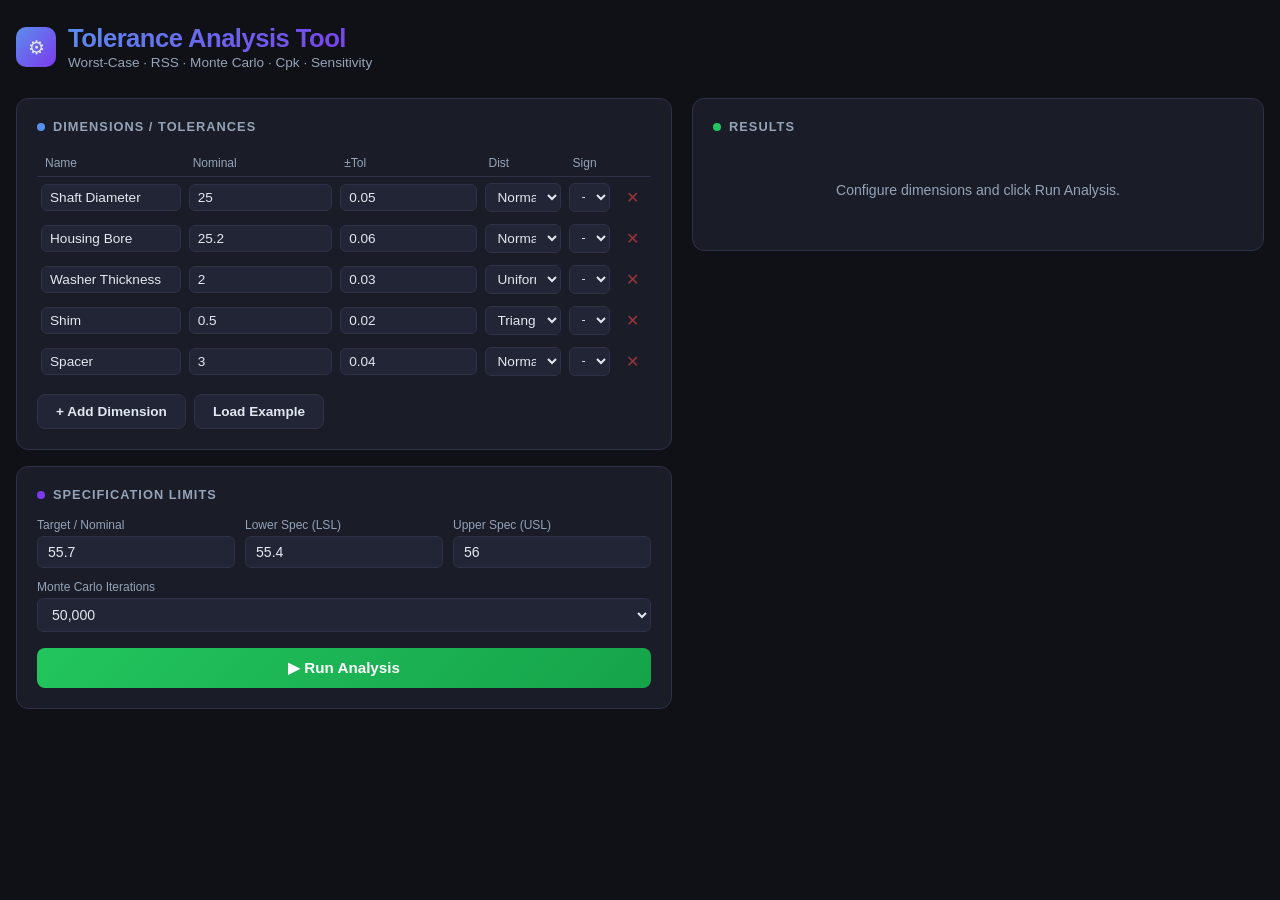
<file: tolerance-analysis/index.html>
<!DOCTYPE html>
<html lang="en">
<head>
<meta charset="UTF-8" />
<meta name="viewport" content="width=device-width, initial-scale=1.0" />
<title>Tolerance Analysis Tool</title>
<style>
  *, *::before, *::after { box-sizing: border-box; margin: 0; padding: 0; }

  :root {
    --bg: #0f1117;
    --surface: #1a1d27;
    --surface2: #222535;
    --border: #2e3148;
    --accent: #5b8dee;
    --accent2: #7c3aed;
    --green: #22c55e;
    --yellow: #eab308;
    --red: #ef4444;
    --text: #e2e8f0;
    --muted: #94a3b8;
    --radius: 8px;
  }

  body {
    font-family: -apple-system, BlinkMacSystemFont, 'Segoe UI', sans-serif;
    background: var(--bg);
    color: var(--text);
    min-height: 100vh;
    padding: 24px 16px;
  }

  h1 {
    font-size: 1.6rem;
    font-weight: 700;
    letter-spacing: -0.02em;
    background: linear-gradient(135deg, var(--accent), var(--accent2));
    -webkit-background-clip: text;
    -webkit-text-fill-color: transparent;
    background-clip: text;
  }

  .header {
    display: flex;
    align-items: center;
    gap: 12px;
    margin-bottom: 28px;
  }

  .header-icon {
    width: 40px; height: 40px;
    background: linear-gradient(135deg, var(--accent), var(--accent2));
    border-radius: 10px;
    display: flex; align-items: center; justify-content: center;
    font-size: 1.2rem;
  }

  .subtitle { color: var(--muted); font-size: 0.85rem; margin-top: 2px; }

  .layout { display: grid; grid-template-columns: 1fr 1fr; gap: 20px; }
  @media (max-width: 900px) { .layout { grid-template-columns: 1fr; } }

  .card {
    background: var(--surface);
    border: 1px solid var(--border);
    border-radius: 12px;
    padding: 20px;
  }

  .card-title {
    font-size: 0.8rem;
    font-weight: 600;
    text-transform: uppercase;
    letter-spacing: 0.08em;
    color: var(--muted);
    margin-bottom: 16px;
    display: flex;
    align-items: center;
    gap: 8px;
  }

  .card-title .dot {
    width: 8px; height: 8px;
    border-radius: 50%;
    background: var(--accent);
  }

  /* Dimension table */
  .dim-table { width: 100%; border-collapse: collapse; font-size: 0.88rem; }
  .dim-table th {
    text-align: left;
    color: var(--muted);
    font-weight: 500;
    font-size: 0.75rem;
    padding: 6px 8px;
    border-bottom: 1px solid var(--border);
  }
  .dim-table td { padding: 6px 4px; }

  .dim-table input, .dim-table select {
    width: 100%;
    background: var(--surface2);
    border: 1px solid var(--border);
    border-radius: 6px;
    color: var(--text);
    padding: 5px 8px;
    font-size: 0.85rem;
    outline: none;
    transition: border-color 0.15s;
  }
  .dim-table input:focus, .dim-table select:focus { border-color: var(--accent); }
  .dim-table input[type="text"] { font-family: inherit; }

  .btn-remove {
    background: none;
    border: none;
    color: var(--red);
    cursor: pointer;
    font-size: 1rem;
    padding: 4px 8px;
    border-radius: 4px;
    opacity: 0.6;
    transition: opacity 0.15s;
  }
  .btn-remove:hover { opacity: 1; }

  .btn {
    border: none;
    border-radius: 8px;
    cursor: pointer;
    font-size: 0.85rem;
    font-weight: 600;
    padding: 9px 18px;
    transition: all 0.15s;
  }

  .btn-primary {
    background: linear-gradient(135deg, var(--accent), var(--accent2));
    color: #fff;
  }
  .btn-primary:hover { opacity: 0.88; transform: translateY(-1px); }

  .btn-ghost {
    background: var(--surface2);
    color: var(--text);
    border: 1px solid var(--border);
  }
  .btn-ghost:hover { border-color: var(--accent); color: var(--accent); }

  .btn-run {
    background: linear-gradient(135deg, #22c55e, #16a34a);
    color: #fff;
    padding: 11px 28px;
    font-size: 0.95rem;
    width: 100%;
    margin-top: 16px;
  }
  .btn-run:hover { opacity: 0.88; transform: translateY(-1px); }

  .row-actions {
    display: flex;
    gap: 8px;
    margin-top: 12px;
  }

  /* Spec limits */
  .spec-row {
    display: grid;
    grid-template-columns: 1fr 1fr 1fr;
    gap: 10px;
    margin-top: 4px;
  }

  .field-group { display: flex; flex-direction: column; gap: 4px; }
  .field-label { font-size: 0.75rem; color: var(--muted); }
  .field-input {
    background: var(--surface2);
    border: 1px solid var(--border);
    border-radius: 6px;
    color: var(--text);
    padding: 7px 10px;
    font-size: 0.88rem;
    outline: none;
    transition: border-color 0.15s;
  }
  .field-input:focus { border-color: var(--accent); }

  /* Results */
  .results-grid { display: grid; grid-template-columns: 1fr 1fr; gap: 12px; margin-bottom: 20px; }

  .result-card {
    background: var(--surface2);
    border: 1px solid var(--border);
    border-radius: 10px;
    padding: 14px;
  }

  .result-label {
    font-size: 0.72rem;
    text-transform: uppercase;
    letter-spacing: 0.07em;
    color: var(--muted);
    margin-bottom: 6px;
  }

  .result-value {
    font-size: 1.3rem;
    font-weight: 700;
    font-variant-numeric: tabular-nums;
    color: var(--text);
  }

  .result-sub { font-size: 0.78rem; color: var(--muted); margin-top: 3px; }

  .badge {
    display: inline-block;
    padding: 2px 8px;
    border-radius: 20px;
    font-size: 0.72rem;
    font-weight: 600;
  }
  .badge-green { background: rgba(34,197,94,0.15); color: var(--green); }
  .badge-yellow { background: rgba(234,179,8,0.15); color: var(--yellow); }
  .badge-red { background: rgba(239,68,68,0.15); color: var(--red); }

  /* Sensitivity bar chart */
  .sens-row {
    display: flex;
    align-items: center;
    gap: 10px;
    margin-bottom: 9px;
    font-size: 0.83rem;
  }
  .sens-name { width: 120px; color: var(--text); overflow: hidden; text-overflow: ellipsis; white-space: nowrap; }
  .sens-bar-wrap { flex: 1; background: var(--surface2); border-radius: 4px; height: 10px; }
  .sens-bar { height: 100%; border-radius: 4px; transition: width 0.4s ease; }
  .sens-pct { width: 46px; text-align: right; color: var(--muted); font-size: 0.78rem; }

  /* Monte Carlo histogram */
  #mc-canvas {
    width: 100%;
    height: 180px;
    display: block;
    border-radius: 8px;
    margin-top: 10px;
  }

  .section-title {
    font-size: 0.78rem;
    font-weight: 600;
    text-transform: uppercase;
    letter-spacing: 0.07em;
    color: var(--muted);
    margin: 18px 0 10px;
  }

  .empty-state {
    text-align: center;
    color: var(--muted);
    font-size: 0.88rem;
    padding: 32px 0;
  }

  .cpk-gauge {
    display: flex;
    align-items: flex-end;
    gap: 6px;
    margin-top: 4px;
  }

  .mc-stats {
    display: grid;
    grid-template-columns: 1fr 1fr 1fr;
    gap: 8px;
    margin-top: 10px;
  }
  .mc-stat {
    background: var(--surface2);
    border-radius: 8px;
    padding: 8px 10px;
    text-align: center;
  }
  .mc-stat-val { font-size: 1rem; font-weight: 700; font-variant-numeric: tabular-nums; }
  .mc-stat-lbl { font-size: 0.7rem; color: var(--muted); margin-top: 2px; }

  .separator { border: none; border-top: 1px solid var(--border); margin: 18px 0; }

  select option { background: var(--surface2); }

  .info-tip {
    display: inline-block;
    width: 16px; height: 16px;
    border-radius: 50%;
    background: var(--surface2);
    border: 1px solid var(--border);
    color: var(--muted);
    font-size: 0.65rem;
    text-align: center;
    line-height: 14px;
    cursor: default;
    position: relative;
    vertical-align: middle;
  }
</style>
</head>
<body>

<div class="header">
  <div class="header-icon">⚙</div>
  <div>
    <h1>Tolerance Analysis Tool</h1>
    <div class="subtitle">Worst-Case · RSS · Monte Carlo · Cpk · Sensitivity</div>
  </div>
</div>

<div class="layout">

  <!-- LEFT: inputs -->
  <div>
    <div class="card">
      <div class="card-title"><span class="dot"></span>Dimensions / Tolerances</div>

      <table class="dim-table">
        <thead>
          <tr>
            <th>Name</th>
            <th>Nominal</th>
            <th>±Tol</th>
            <th>Dist</th>
            <th>Sign</th>
            <th></th>
          </tr>
        </thead>
        <tbody id="dim-body"></tbody>
      </table>

      <div class="row-actions">
        <button class="btn btn-ghost" onclick="addDim()">+ Add Dimension</button>
        <button class="btn btn-ghost" onclick="loadExample()">Load Example</button>
      </div>
    </div>

    <div class="card" style="margin-top:16px;">
      <div class="card-title"><span class="dot" style="background:var(--accent2)"></span>Specification Limits</div>
      <div class="spec-row">
        <div class="field-group">
          <div class="field-label">Target / Nominal</div>
          <input class="field-input" id="spec-target" type="number" placeholder="0.000" value="0" />
        </div>
        <div class="field-group">
          <div class="field-label">Lower Spec (LSL)</div>
          <input class="field-input" id="spec-lsl" type="number" placeholder="e.g. -0.5" value="-0.5" />
        </div>
        <div class="field-group">
          <div class="field-label">Upper Spec (USL)</div>
          <input class="field-input" id="spec-usl" type="number" placeholder="e.g. 0.5" value="0.5" />
        </div>
      </div>
      <div class="field-group" style="margin-top:12px;">
        <div class="field-label">Monte Carlo Iterations</div>
        <select class="field-input" id="mc-iters">
          <option value="10000">10,000</option>
          <option value="50000" selected>50,000</option>
          <option value="100000">100,000</option>
          <option value="500000">500,000</option>
        </select>
      </div>
      <button class="btn btn-run" onclick="runAnalysis()">▶  Run Analysis</button>
    </div>
  </div>

  <!-- RIGHT: results -->
  <div>
    <div class="card" id="results-panel">
      <div class="card-title"><span class="dot" style="background:var(--green)"></span>Results</div>
      <div class="empty-state" id="empty-msg">Configure dimensions and click Run Analysis.</div>
      <div id="results-content" style="display:none;">

        <div class="results-grid" id="summary-cards"></div>

        <hr class="separator" />

        <div class="section-title">Sensitivity Ranking (% of total variance)</div>
        <div id="sensitivity-list"></div>

        <hr class="separator" />

        <div class="section-title">Monte Carlo Distribution</div>
        <canvas id="mc-canvas"></canvas>
        <div class="mc-stats" id="mc-stats"></div>

      </div>
    </div>
  </div>

</div>

<script>
// ─── State ───────────────────────────────────────────────────────────────────
let dims = [];
let dimId = 0;

function addDim(name='', nominal=0, tol=0.1, dist='normal', sign=1) {
  const id = dimId++;
  dims.push({ id, name, nominal, tol, dist, sign });
  renderDims();
}

function removeDim(id) {
  dims = dims.filter(d => d.id !== id);
  renderDims();
}

function readDims() {
  dims = dims.map(d => {
    const row = document.getElementById('row-' + d.id);
    if (!row) return d;
    return {
      id: d.id,
      name:    row.querySelector('.d-name').value.trim() || ('Dim ' + (d.id + 1)),
      nominal: parseFloat(row.querySelector('.d-nom').value) || 0,
      tol:     Math.abs(parseFloat(row.querySelector('.d-tol').value)) || 0,
      dist:    row.querySelector('.d-dist').value,
      sign:    parseInt(row.querySelector('.d-sign').value),
    };
  });
}

function renderDims() {
  const tbody = document.getElementById('dim-body');
  tbody.innerHTML = '';
  dims.forEach(d => {
    const tr = document.createElement('tr');
    tr.id = 'row-' + d.id;
    tr.innerHTML = `
      <td><input class="d-name" type="text" value="${escHtml(d.name)}" placeholder="Dim ${d.id+1}" /></td>
      <td><input class="d-nom"  type="number" value="${d.nominal}" step="any" /></td>
      <td><input class="d-tol"  type="number" value="${d.tol}" step="any" min="0" /></td>
      <td>
        <select class="d-dist">
          <option value="normal"   ${d.dist==='normal'   ?'selected':''}>Normal</option>
          <option value="uniform"  ${d.dist==='uniform'  ?'selected':''}>Uniform</option>
          <option value="triangular" ${d.dist==='triangular'?'selected':''}>Triangular</option>
        </select>
      </td>
      <td>
        <select class="d-sign">
          <option value="1"  ${d.sign===1 ?'selected':''}>+</option>
          <option value="-1" ${d.sign===-1?'selected':''}>−</option>
        </select>
      </td>
      <td><button class="btn-remove" onclick="removeDim(${d.id})">✕</button></td>
    `;
    tbody.appendChild(tr);
  });
}

function escHtml(s) { return String(s).replace(/&/g,'&amp;').replace(/</g,'&lt;').replace(/>/g,'&gt;').replace(/"/g,'&quot;'); }

function loadExample() {
  dims = [];
  dimId = 0;
  [
    ['Shaft Diameter',   25.0, 0.05, 'normal',    1],
    ['Housing Bore',     25.2, 0.06, 'normal',   -1],
    ['Washer Thickness',  2.0, 0.03, 'uniform',   1],
    ['Shim',              0.5, 0.02, 'triangular',1],
    ['Spacer',            3.0, 0.04, 'normal',    1],
  ].forEach(([n,nom,tol,dist,sign]) => addDim(n, nom, tol, dist, sign));
  document.getElementById('spec-target').value = 55.7;
  document.getElementById('spec-lsl').value    = 55.4;
  document.getElementById('spec-usl').value    = 56.0;
}

// ─── Analysis ────────────────────────────────────────────────────────────────

function runAnalysis() {
  readDims();
  if (dims.length === 0) { alert('Add at least one dimension.'); return; }

  const lsl    = parseFloat(document.getElementById('spec-lsl').value);
  const usl    = parseFloat(document.getElementById('spec-usl').value);
  const target = parseFloat(document.getElementById('spec-target').value);
  const iters  = parseInt(document.getElementById('mc-iters').value);

  if (isNaN(lsl) || isNaN(usl) || lsl >= usl) { alert('LSL must be less than USL.'); return; }

  // Worst-case
  const nomSum  = dims.reduce((s,d) => s + d.sign * d.nominal, 0);
  const wcPlus  = dims.reduce((s,d) => s + d.tol, 0);
  const wcMin   = nomSum - wcPlus;
  const wcMax   = nomSum + wcPlus;

  // RSS
  const rssVal  = Math.sqrt(dims.reduce((s,d) => s + d.tol ** 2, 0));
  const rssMin  = nomSum - rssVal;
  const rssMax  = nomSum + rssVal;

  // Sensitivity (variance contribution)
  const varContribs = dims.map(d => {
    let v;
    if (d.dist === 'normal')      v = (d.tol / 3) ** 2;
    else if (d.dist === 'uniform') v = (d.tol ** 2) / 3;
    else                           v = (d.tol ** 2) / 6;  // triangular
    return { name: d.name, v };
  });
  const totalVar = varContribs.reduce((s,c) => s + c.v, 0);
  const sensRanked = [...varContribs]
    .map(c => ({ ...c, pct: totalVar > 0 ? c.v / totalVar * 100 : 0 }))
    .sort((a,b) => b.pct - a.pct);

  // Monte Carlo
  const samples = monteCarlo(dims, iters);
  const mcMean  = mean(samples);
  const mcStd   = std(samples);
  const defects = samples.filter(x => x < lsl || x > usl).length;
  const dpm     = defects / iters * 1e6;
  const cpk     = Math.min(
    (usl - mcMean) / (3 * mcStd),
    (mcMean - lsl) / (3 * mcStd)
  );

  // Render
  document.getElementById('empty-msg').style.display    = 'none';
  document.getElementById('results-content').style.display = 'block';

  renderSummary({ nomSum, wcMin, wcMax, rssMin, rssMax, mcMean, mcStd, cpk, dpm, lsl, usl });
  renderSensitivity(sensRanked);
  renderHistogram(samples, lsl, usl, mcMean, mcStd);
  renderMcStats(mcMean, mcStd, dpm, cpk);
}

function monteCarlo(dims, iters) {
  const results = new Float64Array(iters);
  for (let i = 0; i < iters; i++) {
    let sum = 0;
    for (const d of dims) {
      sum += d.sign * (d.nominal + sample(d.dist, d.tol));
    }
    results[i] = sum;
  }
  return results;
}

function sample(dist, tol) {
  if (dist === 'uniform') {
    return (Math.random() * 2 - 1) * tol;
  } else if (dist === 'triangular') {
    // symmetric triangular via sum of two uniforms
    return ((Math.random() + Math.random()) - 1) * tol;
  } else {
    // normal: Box-Muller, sigma = tol/3
    const sigma = tol / 3;
    const u1 = Math.random(), u2 = Math.random();
    return sigma * Math.sqrt(-2 * Math.log(u1)) * Math.cos(2 * Math.PI * u2);
  }
}

function mean(arr) { return arr.reduce((s,v) => s+v, 0) / arr.length; }
function std(arr) {
  const m = mean(arr);
  return Math.sqrt(arr.reduce((s,v) => s + (v-m)**2, 0) / arr.length);
}

// ─── Render helpers ───────────────────────────────────────────────────────────

function fmt(v, d=4) { return isFinite(v) ? v.toFixed(d) : 'N/A'; }

function cpkBadge(cpk) {
  if (cpk >= 1.67) return ['badge-green', 'Excellent'];
  if (cpk >= 1.33) return ['badge-green', 'Capable'];
  if (cpk >= 1.00) return ['badge-yellow', 'Marginal'];
  return ['badge-red', 'Not Capable'];
}

function renderSummary({ nomSum, wcMin, wcMax, rssMin, rssMax, mcMean, mcStd, cpk, dpm, lsl, usl }) {
  const [cls, lbl] = cpkBadge(cpk);
  const cards = document.getElementById('summary-cards');
  cards.innerHTML = `
    <div class="result-card">
      <div class="result-label">Worst-Case Stack-Up</div>
      <div class="result-value">${fmt(wcMin,4)} – ${fmt(wcMax,4)}</div>
      <div class="result-sub">Nominal: ${fmt(nomSum,4)}</div>
    </div>
    <div class="result-card">
      <div class="result-label">RSS Stack-Up</div>
      <div class="result-value">${fmt(rssMin,4)} – ${fmt(rssMax,4)}</div>
      <div class="result-sub">Statistical tolerance window</div>
    </div>
    <div class="result-card">
      <div class="result-label">Monte Carlo Mean ± 3σ</div>
      <div class="result-value">${fmt(mcMean,4)}</div>
      <div class="result-sub">σ = ${fmt(mcStd,5)} &nbsp;|&nbsp; 3σ range: ${fmt(mcMean-3*mcStd,4)} – ${fmt(mcMean+3*mcStd,4)}</div>
    </div>
    <div class="result-card">
      <div class="result-label">Process Capability (Cpk)</div>
      <div class="result-value">${fmt(cpk,3)} <span class="badge ${cls}">${lbl}</span></div>
      <div class="result-sub">DPM: ${Math.round(dpm).toLocaleString()} &nbsp;|&nbsp; Yield: ${(100 - dpm/1e4).toFixed(4)}%</div>
    </div>
  `;
}

function renderSensitivity(ranked) {
  const el = document.getElementById('sensitivity-list');
  const colors = ['#5b8dee','#7c3aed','#22c55e','#eab308','#ef4444','#06b6d4','#f97316'];
  el.innerHTML = ranked.map((r, i) => `
    <div class="sens-row">
      <div class="sens-name" title="${escHtml(r.name)}">${escHtml(r.name)}</div>
      <div class="sens-bar-wrap">
        <div class="sens-bar" style="width:${r.pct.toFixed(1)}%; background:${colors[i % colors.length]};"></div>
      </div>
      <div class="sens-pct">${r.pct.toFixed(1)}%</div>
    </div>
  `).join('');
}

function renderHistogram(samples, lsl, usl, mcMean, mcStd) {
  const canvas = document.getElementById('mc-canvas');
  const ctx = canvas.getContext('2d');

  // hi-DPI
  const W = canvas.clientWidth || 560;
  const H = 180;
  canvas.width  = W * devicePixelRatio;
  canvas.height = H * devicePixelRatio;
  ctx.scale(devicePixelRatio, devicePixelRatio);

  const BINS = 60;
  let mn = Infinity, mx = -Infinity;
  for (const v of samples) { if (v < mn) mn = v; if (v > mx) mx = v; }
  // Expand a little
  mn = Math.min(mn, lsl - (usl-lsl)*0.1);
  mx = Math.max(mx, usl + (usl-lsl)*0.1);

  const binW = (mx - mn) / BINS;
  const counts = new Int32Array(BINS);
  for (const v of samples) {
    const b = Math.min(BINS - 1, Math.floor((v - mn) / binW));
    counts[b]++;
  }
  const maxCount = Math.max(...counts);

  const PAD = { top: 16, right: 16, bottom: 28, left: 8 };
  const cw = W - PAD.left - PAD.right;
  const ch = H - PAD.top  - PAD.bottom;

  ctx.clearRect(0, 0, W, H);

  // Fill spec region
  const specX1 = PAD.left + (lsl - mn) / (mx - mn) * cw;
  const specX2 = PAD.left + (usl - mn) / (mx - mn) * cw;
  ctx.fillStyle = 'rgba(34,197,94,0.07)';
  ctx.fillRect(specX1, PAD.top, specX2 - specX1, ch);

  // Bars
  for (let i = 0; i < BINS; i++) {
    const x = PAD.left + (i / BINS) * cw;
    const bCenter = mn + (i + 0.5) * binW;
    const barH = (counts[i] / maxCount) * ch;
    const isOob = bCenter < lsl || bCenter > usl;
    ctx.fillStyle = isOob ? 'rgba(239,68,68,0.7)' : 'rgba(91,141,238,0.75)';
    ctx.fillRect(x + 1, PAD.top + ch - barH, cw / BINS - 2, barH);
  }

  // LSL / USL lines
  function vLine(xVal, color, label) {
    const px = PAD.left + (xVal - mn) / (mx - mn) * cw;
    if (px < PAD.left || px > PAD.left + cw) return;
    ctx.strokeStyle = color;
    ctx.lineWidth = 1.5;
    ctx.setLineDash([4, 3]);
    ctx.beginPath();
    ctx.moveTo(px, PAD.top);
    ctx.lineTo(px, PAD.top + ch);
    ctx.stroke();
    ctx.setLineDash([]);
    ctx.fillStyle = color;
    ctx.font = '10px system-ui';
    ctx.textAlign = 'center';
    ctx.fillText(label, px, PAD.top + ch + 14);
  }

  vLine(lsl, '#ef4444', `LSL ${lsl}`);
  vLine(usl, '#ef4444', `USL ${usl}`);

  // Mean line
  const meanPx = PAD.left + (mcMean - mn) / (mx - mn) * cw;
  ctx.strokeStyle = '#22c55e';
  ctx.lineWidth = 2;
  ctx.setLineDash([]);
  ctx.beginPath();
  ctx.moveTo(meanPx, PAD.top);
  ctx.lineTo(meanPx, PAD.top + ch);
  ctx.stroke();
}

function renderMcStats(mcMean, mcStd, dpm, cpk) {
  const [cls, lbl] = cpkBadge(cpk);
  document.getElementById('mc-stats').innerHTML = `
    <div class="mc-stat">
      <div class="mc-stat-val">${fmt(mcMean, 4)}</div>
      <div class="mc-stat-lbl">Mean</div>
    </div>
    <div class="mc-stat">
      <div class="mc-stat-val">${fmt(mcStd, 5)}</div>
      <div class="mc-stat-lbl">Std Dev (σ)</div>
    </div>
    <div class="mc-stat">
      <div class="mc-stat-val"><span class="badge ${cls}">${fmt(cpk, 3)}</span></div>
      <div class="mc-stat-lbl">Cpk — ${lbl}</div>
    </div>
  `;
}

// ─── Init ─────────────────────────────────────────────────────────────────────
loadExample();
</script>
</body>
</html>
</file>
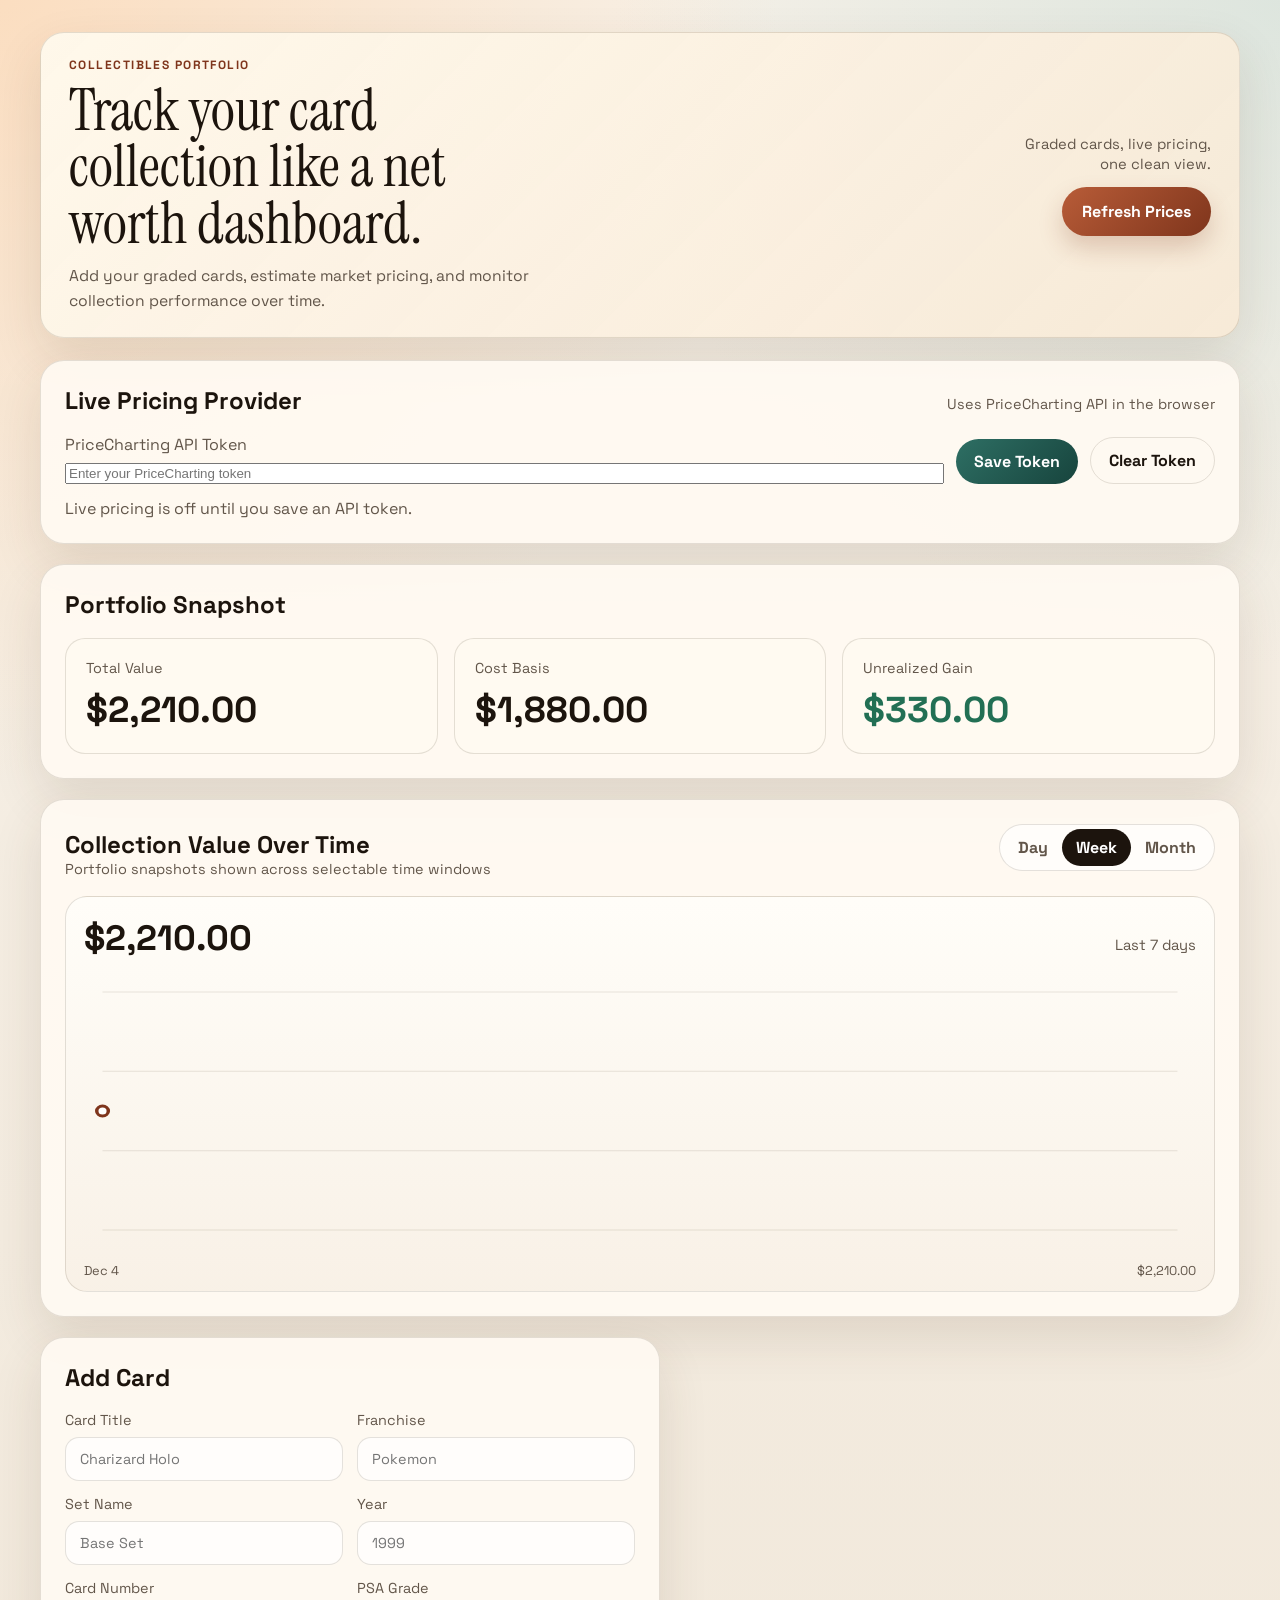
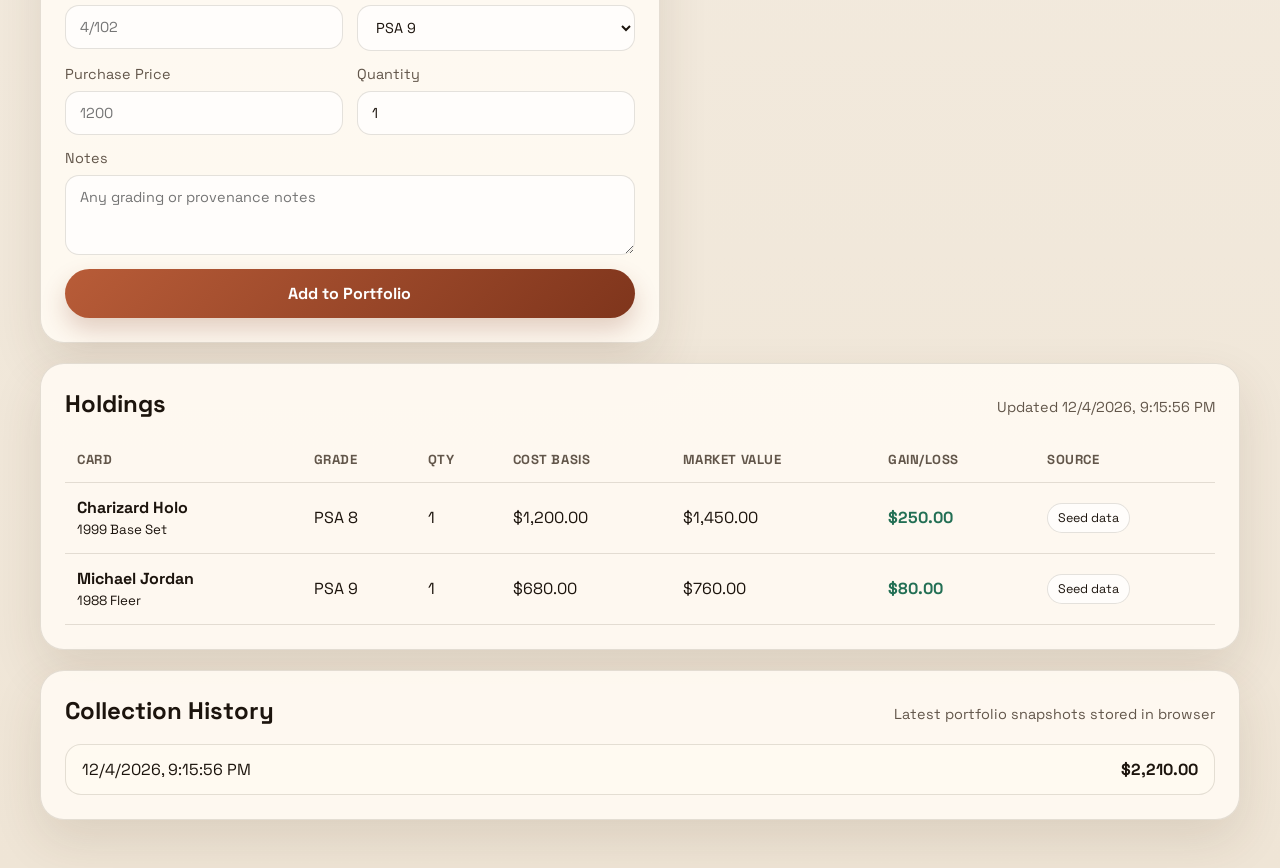
<file: trading card inventory tracker/web app/index.html>
<!DOCTYPE html>
<html lang="en">
<head>
  <meta charset="UTF-8">
  <meta name="viewport" content="width=device-width, initial-scale=1.0">
  <title>Trading Card Inventory Tracker</title>
  <link rel="preconnect" href="https://fonts.googleapis.com">
  <link rel="preconnect" href="https://fonts.gstatic.com" crossorigin>
  <link href="https://fonts.googleapis.com/css2?family=Space+Grotesk:wght@400;500;700&family=Instrument+Serif:ital@0;1&display=swap" rel="stylesheet">
  <link rel="stylesheet" href="styles.css">
</head>
<body>
  <div class="page-shell">
    <header class="hero">
      <div class="hero-copy-block">
        <p class="eyebrow">Collectibles Portfolio</p>
        <h1>Track your card collection like a net worth dashboard.</h1>
        <p class="hero-copy">
          Add your graded cards, estimate market pricing, and monitor collection performance over time.
        </p>
      </div>
      <div class="hero-actions">
        <p class="hero-kicker">Graded cards, live pricing, one clean view.</p>
        <button id="refreshButton" class="primary-button" type="button">Refresh Prices</button>
      </div>
    </header>

    <main class="grid">
      <section class="panel provider-panel">
        <div class="panel-header">
          <h2>Live Pricing Provider</h2>
          <p>Uses PriceCharting API in the browser</p>
        </div>
        <form id="providerForm" class="provider-form">
          <label class="full-width">
            PriceCharting API Token
            <input id="apiTokenInput" name="apiToken" type="password" placeholder="Enter your PriceCharting token">
          </label>
          <button class="secondary-button" type="submit">Save Token</button>
          <button id="clearTokenButton" class="ghost-button" type="button">Clear Token</button>
        </form>
        <p id="providerStatus" class="provider-status">
          Live pricing is off until you save an API token.
        </p>
      </section>

      <section class="panel metrics-panel">
        <h2>Portfolio Snapshot</h2>
        <div class="metrics-grid">
          <article class="metric-card">
            <span>Total Value</span>
            <strong id="totalValue">$0</strong>
          </article>
          <article class="metric-card">
            <span>Cost Basis</span>
            <strong id="costBasis">$0</strong>
          </article>
          <article class="metric-card">
            <span>Unrealized Gain</span>
            <strong id="totalGain">$0</strong>
          </article>
        </div>
      </section>

      <section class="panel chart-panel">
        <div class="panel-header">
          <div>
            <h2>Collection Value Over Time</h2>
            <p>Portfolio snapshots shown across selectable time windows</p>
          </div>
          <div class="range-switcher" role="tablist" aria-label="Chart range">
            <button class="range-button active" data-range="day" type="button">Day</button>
            <button class="range-button" data-range="week" type="button">Week</button>
            <button class="range-button" data-range="month" type="button">Month</button>
          </div>
        </div>
        <div class="chart-card">
          <div class="chart-metrics">
            <strong id="chartCurrentValue">$0</strong>
            <span id="chartRangeLabel">Last 24 hours</span>
          </div>
          <svg id="historyChart" class="history-chart" viewBox="0 0 960 280" preserveAspectRatio="none" aria-label="Collection value history chart">
            <g id="chartGrid"></g>
            <path id="chartArea" class="chart-area"></path>
            <path id="chartLine" class="chart-line"></path>
            <g id="chartPoints"></g>
          </svg>
          <div id="chartEmptyState" class="chart-empty-state" hidden>
            Add or refresh cards to generate historical value data.
          </div>
          <div id="chartAxisLabels" class="chart-axis-labels"></div>
        </div>
      </section>

      <section class="panel form-panel">
        <h2>Add Card</h2>
        <form id="cardForm" class="card-form">
          <label>
            Card Title
            <input name="title" type="text" placeholder="Charizard Holo" required>
          </label>
          <label>
            Franchise
            <input name="franchise" type="text" placeholder="Pokemon">
          </label>
          <label>
            Set Name
            <input name="setName" type="text" placeholder="Base Set" required>
          </label>
          <label>
            Year
            <input name="year" type="number" placeholder="1999" required>
          </label>
          <label>
            Card Number
            <input name="cardNumber" type="text" placeholder="4/102">
          </label>
          <label>
            PSA Grade
            <select name="grade" required>
              <option>PSA 1</option>
              <option>PSA 2</option>
              <option>PSA 3</option>
              <option>PSA 4</option>
              <option>PSA 5</option>
              <option>PSA 6</option>
              <option>PSA 7</option>
              <option>PSA 8</option>
              <option selected>PSA 9</option>
              <option>PSA 10</option>
            </select>
          </label>
          <label>
            Purchase Price
            <input name="purchasePrice" type="number" step="0.01" placeholder="1200" required>
          </label>
          <label>
            Quantity
            <input name="quantity" type="number" min="1" value="1" required>
          </label>
          <label class="full-width">
            Notes
            <textarea name="notes" rows="3" placeholder="Any grading or provenance notes"></textarea>
          </label>
          <button class="primary-button full-width" type="submit">Add to Portfolio</button>
        </form>
      </section>

      <section class="panel table-panel">
        <div class="panel-header">
          <h2>Holdings</h2>
          <p id="lastUpdated">No refresh yet</p>
        </div>
        <div class="table-wrap">
          <table>
            <thead>
              <tr>
                <th>Card</th>
                <th>Grade</th>
                <th>Qty</th>
                <th>Cost Basis</th>
                <th>Market Value</th>
                <th>Gain/Loss</th>
                <th>Source</th>
              </tr>
            </thead>
            <tbody id="holdingsTableBody"></tbody>
          </table>
        </div>
      </section>

      <section class="panel history-panel">
        <div class="panel-header">
          <h2>Collection History</h2>
          <p>Latest portfolio snapshots stored in browser</p>
        </div>
        <ul id="historyList" class="history-list"></ul>
      </section>
    </main>
  </div>

  <script src="app.js"></script>
</body>
</html>
</file>
<file: trading card inventory tracker/web app/styles.css>
:root {
  --bg: #f5efe4;
  --panel: rgba(255, 250, 242, 0.92);
  --panel-strong: #fffaf1;
  --text: #1c140d;
  --muted: #62564a;
  --line: rgba(67, 49, 31, 0.14);
  --accent: #b85c38;
  --accent-dark: #7f351c;
  --gain: #226f54;
  --loss: #a63d40;
  --shadow: 0 20px 50px rgba(76, 49, 28, 0.12);
}

* {
  box-sizing: border-box;
}

body {
  margin: 0;
  min-height: 100vh;
  font-family: "Space Grotesk", sans-serif;
  color: var(--text);
  background:
    radial-gradient(circle at top left, rgba(255, 206, 160, 0.55), transparent 28%),
    radial-gradient(circle at top right, rgba(190, 215, 210, 0.45), transparent 24%),
    linear-gradient(180deg, #f7f1e8 0%, #efe5d6 100%);
}

.page-shell {
  max-width: 1240px;
  margin: 0 auto;
  padding: 32px 20px 48px;
}

.hero {
  display: flex;
  justify-content: space-between;
  gap: 24px;
  align-items: center;
  padding: 24px 28px;
  border: 1px solid var(--line);
  border-radius: 24px;
  background: linear-gradient(135deg, rgba(255, 248, 235, 0.98), rgba(247, 233, 214, 0.92));
  box-shadow: var(--shadow);
}

.hero-copy-block {
  max-width: 720px;
}

.eyebrow {
  margin: 0 0 10px;
  color: var(--accent-dark);
  text-transform: uppercase;
  letter-spacing: 0.12em;
  font-size: 0.75rem;
  font-weight: 700;
}

h1, h2 {
  margin: 0;
}

h1 {
  max-width: 14ch;
  font-family: "Instrument Serif", serif;
  font-size: clamp(2.2rem, 4.5vw, 3.8rem);
  line-height: 0.98;
  font-weight: 400;
}

.hero-copy {
  max-width: 52ch;
  margin: 12px 0 0;
  color: var(--muted);
  font-size: 0.98rem;
  line-height: 1.55;
}

.hero-actions {
  display: flex;
  flex-direction: column;
  align-items: flex-end;
  gap: 12px;
  flex-shrink: 0;
}

.hero-kicker {
  margin: 0;
  max-width: 22ch;
  text-align: right;
  color: var(--muted);
  font-size: 0.92rem;
  line-height: 1.4;
}

.grid {
  display: grid;
  grid-template-columns: 1.05fr 0.95fr;
  gap: 20px;
  margin-top: 22px;
}

.panel {
  padding: 24px;
  border-radius: 24px;
  border: 1px solid var(--line);
  background: var(--panel);
  box-shadow: var(--shadow);
}

.metrics-panel,
.chart-panel,
.table-panel,
.history-panel {
  grid-column: 1 / -1;
}

.provider-panel {
  grid-column: 1 / -1;
}

.metrics-grid {
  display: grid;
  grid-template-columns: repeat(3, minmax(0, 1fr));
  gap: 16px;
  margin-top: 18px;
}

.metric-card {
  padding: 20px;
  border-radius: 20px;
  background: var(--panel-strong);
  border: 1px solid var(--line);
}

.metric-card span {
  display: block;
  color: var(--muted);
  font-size: 0.9rem;
}

.metric-card strong {
  display: block;
  margin-top: 10px;
  font-size: clamp(1.4rem, 3vw, 2.25rem);
}

.chart-card {
  margin-top: 18px;
  padding: 18px 18px 12px;
  border-radius: 22px;
  border: 1px solid var(--line);
  background: linear-gradient(180deg, rgba(255, 253, 248, 0.95), rgba(248, 240, 229, 0.95));
}

.chart-metrics {
  display: flex;
  justify-content: space-between;
  gap: 16px;
  align-items: baseline;
  margin-bottom: 14px;
}

.chart-metrics strong {
  font-size: clamp(1.5rem, 3vw, 2.2rem);
}

.chart-metrics span {
  color: var(--muted);
  font-size: 0.92rem;
}

.range-switcher {
  display: inline-flex;
  padding: 4px;
  border-radius: 999px;
  border: 1px solid var(--line);
  background: rgba(255, 255, 255, 0.65);
}

.range-button {
  border: 0;
  background: transparent;
  color: var(--muted);
  padding: 8px 14px;
  border-radius: 999px;
  font: inherit;
  font-weight: 700;
  cursor: pointer;
}

.range-button.active {
  background: var(--text);
  color: white;
}

.history-chart {
  display: block;
  width: 100%;
  height: 280px;
  overflow: visible;
}

.chart-line {
  fill: none;
  stroke: var(--accent-dark);
  stroke-width: 4;
  stroke-linecap: round;
  stroke-linejoin: round;
}

.chart-area {
  fill: rgba(184, 92, 56, 0.14);
}

.chart-grid-line {
  stroke: rgba(67, 49, 31, 0.12);
  stroke-width: 1;
}

.chart-point {
  fill: white;
  stroke: var(--accent-dark);
  stroke-width: 3;
}

.chart-axis-labels {
  display: flex;
  justify-content: space-between;
  gap: 12px;
  color: var(--muted);
  font-size: 0.8rem;
  margin-top: 8px;
}

.chart-empty-state {
  padding: 24px 0 12px;
  color: var(--muted);
  text-align: center;
}

.card-form {
  display: grid;
  grid-template-columns: repeat(2, minmax(0, 1fr));
  gap: 14px;
  margin-top: 18px;
}

.card-form label {
  display: flex;
  flex-direction: column;
  gap: 8px;
  font-size: 0.9rem;
  color: var(--muted);
}

.card-form input,
.card-form select,
.card-form textarea {
  width: 100%;
  border: 1px solid var(--line);
  border-radius: 14px;
  padding: 12px 14px;
  font: inherit;
  color: var(--text);
  background: rgba(255, 255, 255, 0.7);
}

.full-width {
  grid-column: 1 / -1;
}

.primary-button {
  border: 0;
  border-radius: 999px;
  padding: 14px 20px;
  background: linear-gradient(135deg, var(--accent), var(--accent-dark));
  color: white;
  font: inherit;
  font-weight: 700;
  cursor: pointer;
  transition: transform 160ms ease, box-shadow 160ms ease;
  box-shadow: 0 12px 24px rgba(127, 53, 28, 0.22);
}

.primary-button:hover {
  transform: translateY(-1px);
}

.secondary-button,
.ghost-button {
  border-radius: 999px;
  padding: 12px 18px;
  font: inherit;
  font-weight: 700;
  cursor: pointer;
}

.secondary-button {
  border: 0;
  color: white;
  background: linear-gradient(135deg, #2e6f64, #17443d);
}

.ghost-button {
  border: 1px solid var(--line);
  color: var(--text);
  background: transparent;
}

.provider-form {
  display: flex;
  gap: 12px;
  align-items: end;
  flex-wrap: wrap;
  margin-top: 18px;
}

.provider-form label {
  display: flex;
  flex-direction: column;
  gap: 8px;
  color: var(--muted);
  flex: 1 1 360px;
}

.provider-status {
  margin: 14px 0 0;
  color: var(--muted);
}

.panel-header {
  display: flex;
  justify-content: space-between;
  gap: 16px;
  align-items: baseline;
}

.panel-header p {
  margin: 0;
  color: var(--muted);
  font-size: 0.9rem;
}

.table-wrap {
  overflow-x: auto;
  margin-top: 18px;
}

table {
  width: 100%;
  border-collapse: collapse;
}

th,
td {
  padding: 14px 12px;
  border-bottom: 1px solid var(--line);
  text-align: left;
}

th {
  color: var(--muted);
  font-size: 0.82rem;
  text-transform: uppercase;
  letter-spacing: 0.04em;
}

.gain {
  color: var(--gain);
  font-weight: 700;
}

.loss {
  color: var(--loss);
  font-weight: 700;
}

.source-pill {
  display: inline-flex;
  align-items: center;
  padding: 6px 10px;
  border-radius: 999px;
  border: 1px solid var(--line);
  background: rgba(255, 255, 255, 0.75);
  font-size: 0.78rem;
  white-space: nowrap;
}

.history-list {
  list-style: none;
  padding: 0;
  margin: 18px 0 0;
  display: grid;
  gap: 12px;
}

.history-list li {
  display: flex;
  justify-content: space-between;
  gap: 16px;
  padding: 14px 16px;
  border-radius: 16px;
  border: 1px solid var(--line);
  background: var(--panel-strong);
}

@media (max-width: 900px) {
  .hero,
  .panel-header {
    flex-direction: column;
    align-items: start;
  }

  .hero-actions {
    align-items: flex-start;
  }

  .hero-kicker {
    text-align: left;
    max-width: none;
  }

  .grid,
  .card-form,
  .metrics-grid {
    grid-template-columns: 1fr;
  }
}
</file>
